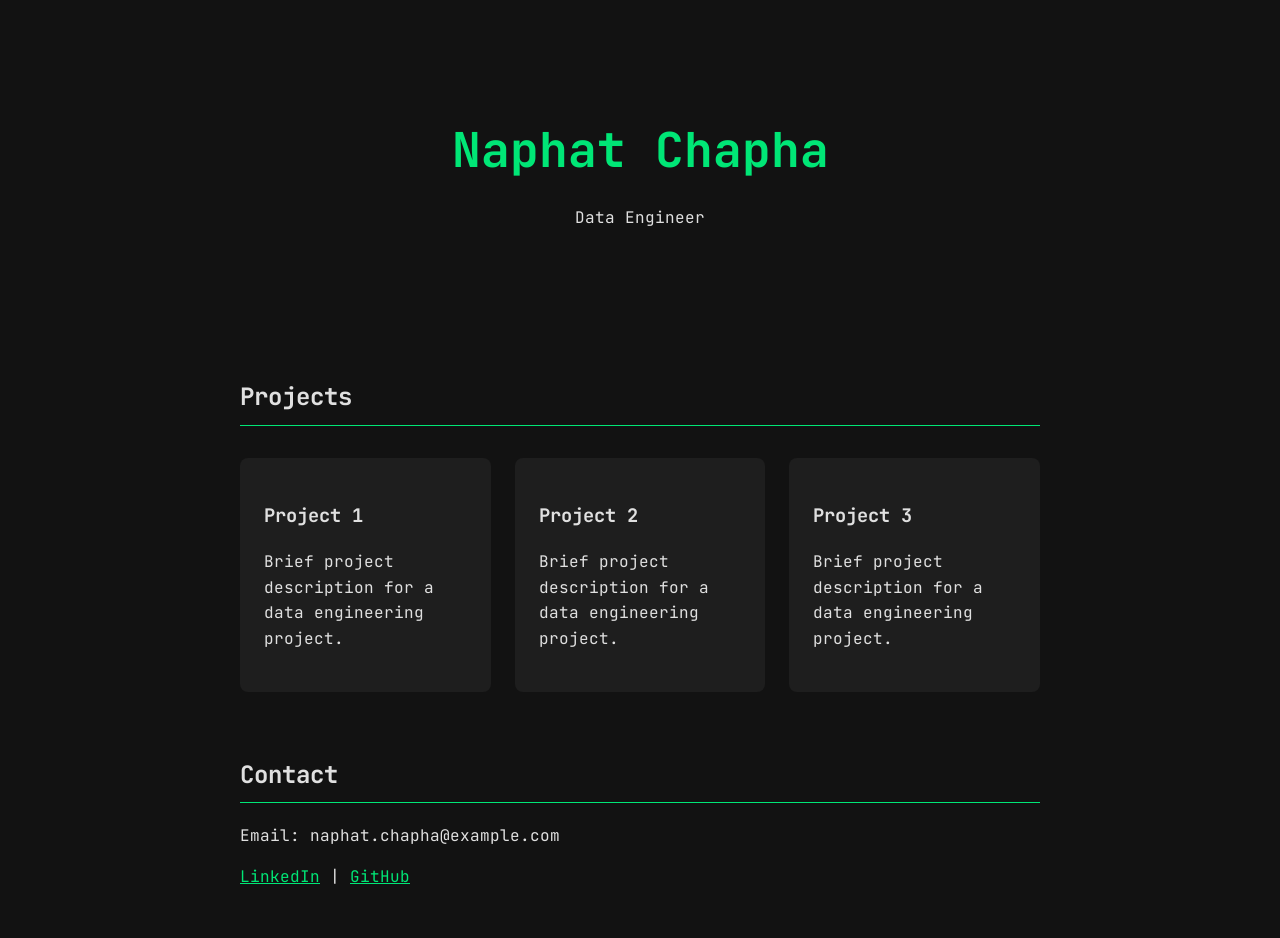
<file: index.html>
<!DOCTYPE html>
<html lang="en">
<head>
    <meta charset="UTF-8">
    <meta name="viewport" content="width=device-width, initial-scale=1.0">
    <title>Naphat Chapha | Data Engineer</title>
    <link rel="stylesheet" href="style.css">
</head>
<body>
    <header>
        <h1>Naphat Chapha</h1>
        <p>Data Engineer</p>
    </header>
    <main style="max-width: 800px; margin: 0 auto; padding: 2rem;">
        <section id="projects" style="margin-bottom: 4rem;">
            <h2 style="border-bottom: 1px solid var(--accent-color); padding-bottom: 0.5rem;">Projects</h2>
            <div style="display: grid; grid-template-columns: repeat(auto-fit, minmax(250px, 1fr)); gap: 1.5rem; margin-top: 2rem;">
                <div style="background: #1e1e1e; padding: 1.5rem; border-radius: 8px;">
                    <h3>Project 1</h3>
                    <p>Brief project description for a data engineering project.</p>
                </div>
                <div style="background: #1e1e1e; padding: 1.5rem; border-radius: 8px;">
                    <h3>Project 2</h3>
                    <p>Brief project description for a data engineering project.</p>
                </div>
                <div style="background: #1e1e1e; padding: 1.5rem; border-radius: 8px;">
                    <h3>Project 3</h3>
                    <p>Brief project description for a data engineering project.</p>
                </div>
            </div>
        </section>
        <section id="contact">
            <h2 style="border-bottom: 1px solid var(--accent-color); padding-bottom: 0.5rem;">Contact</h2>
            <p>Email: naphat.chapha@example.com</p>
            <p><a href="#" style="color: var(--accent-color);">LinkedIn</a> | <a href="#" style="color: var(--accent-color);">GitHub</a></p>
        </section>
    </main>
    <script src="script.js"></script>
</body>
</html>
</file>
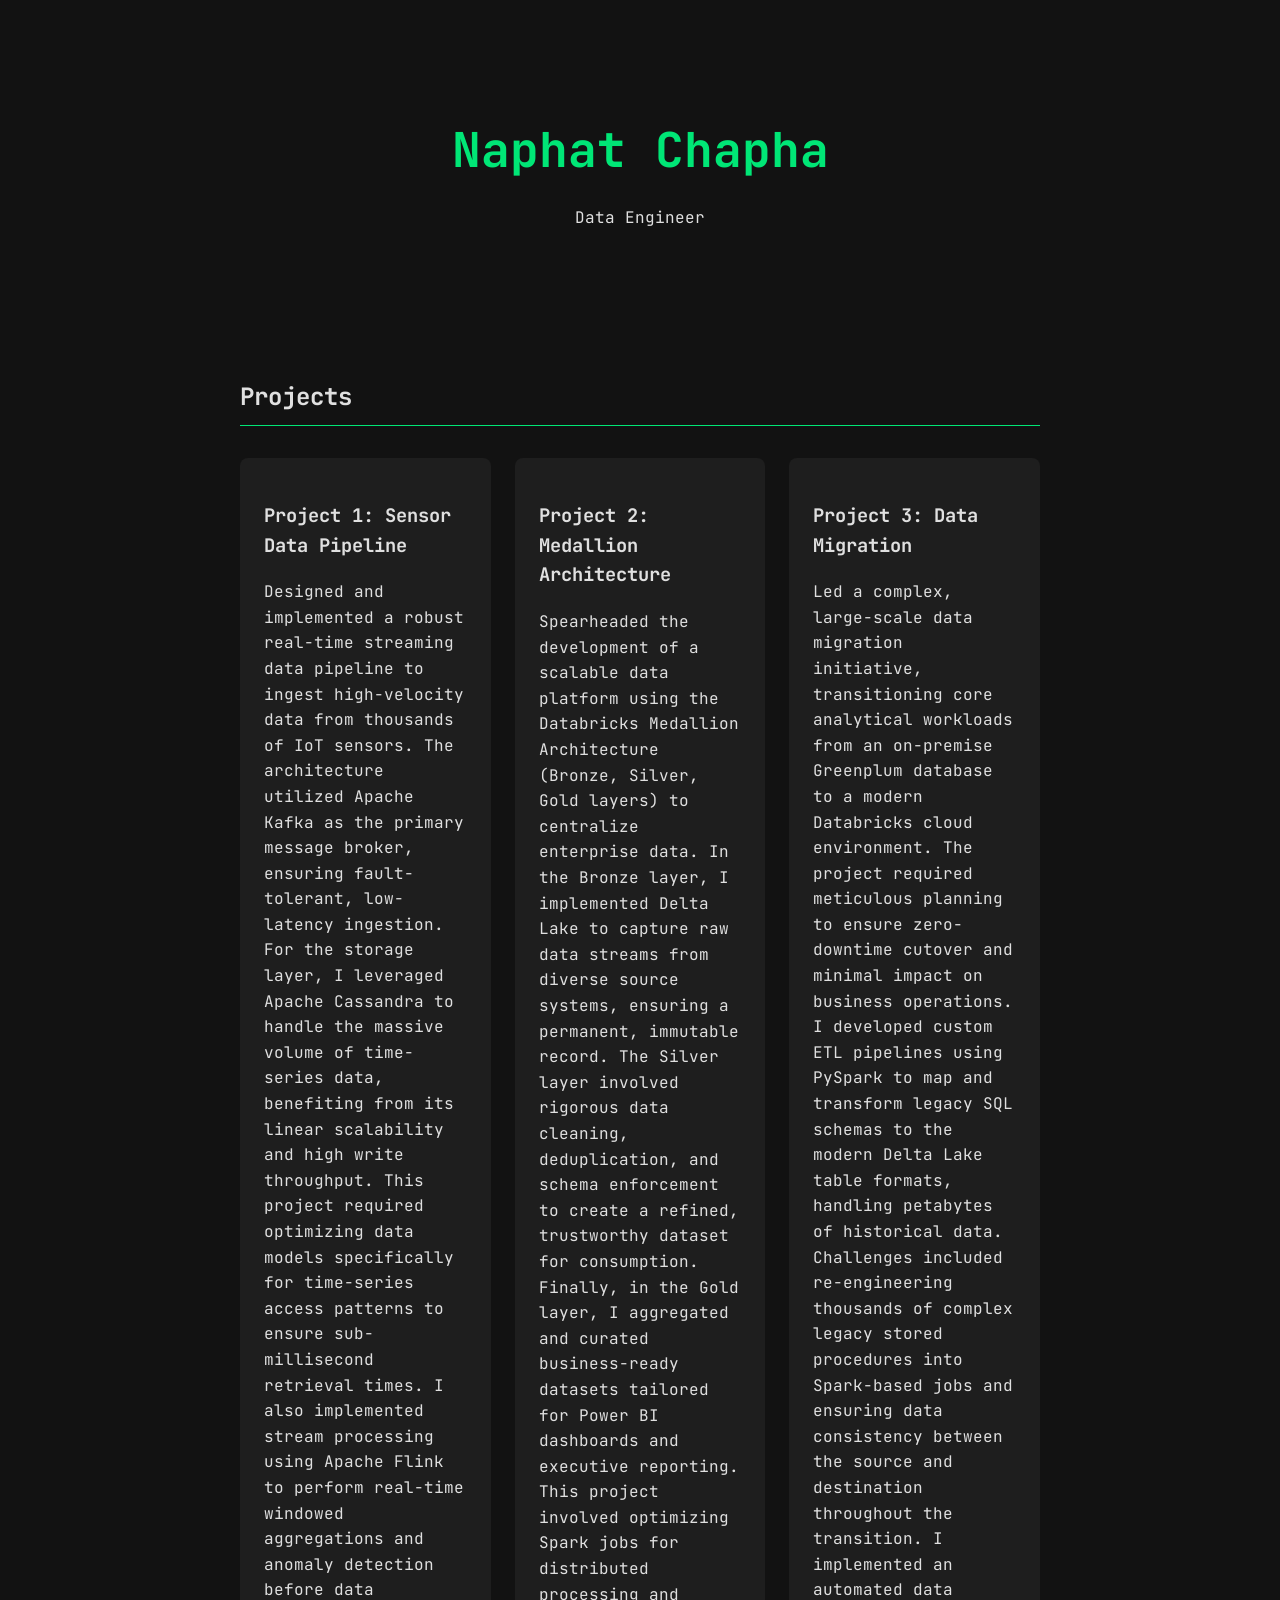
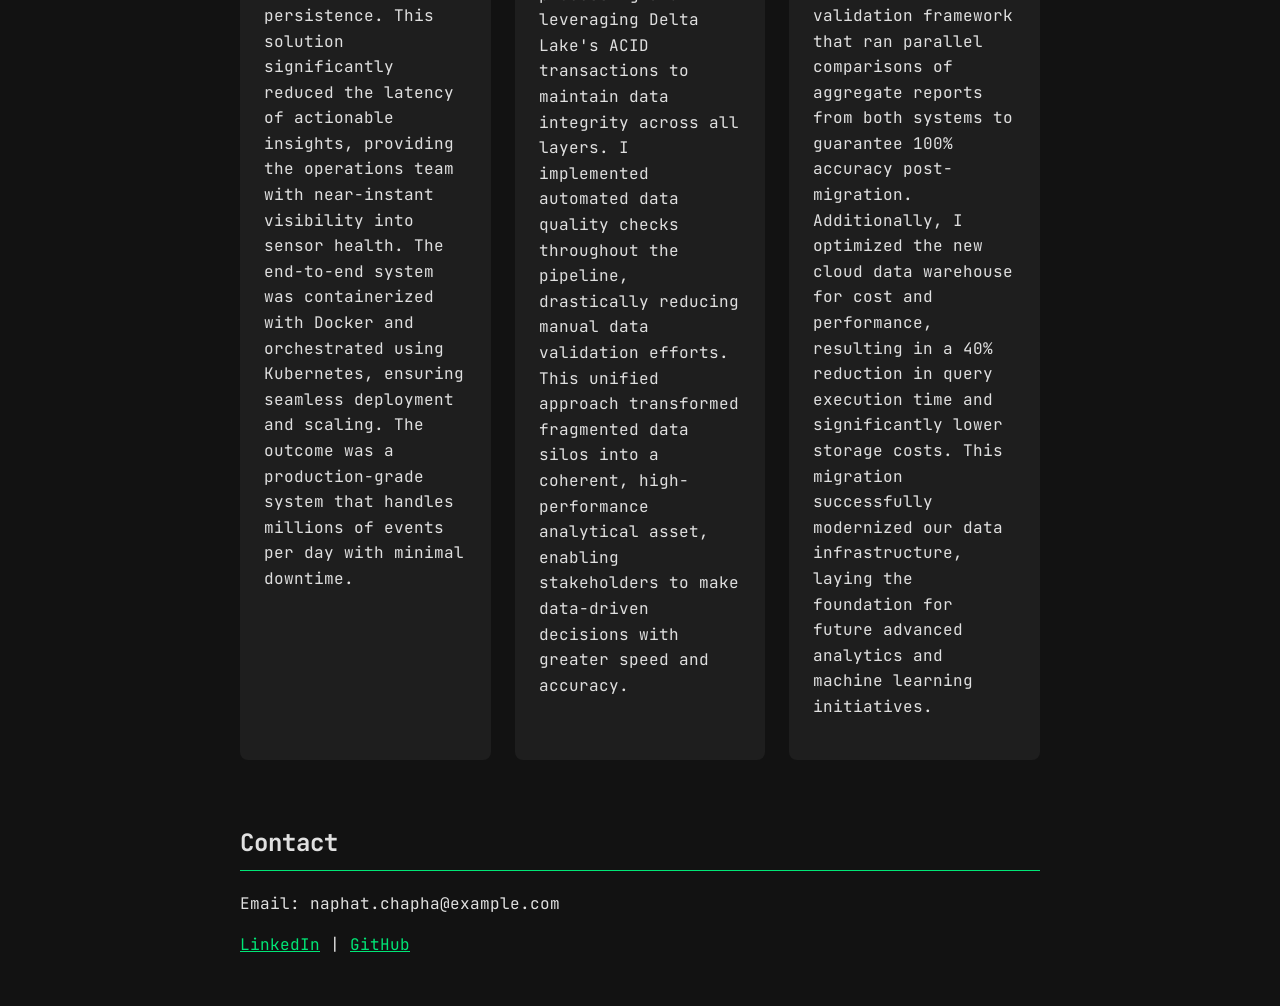
<file: docs/index.html>
<!DOCTYPE html>
<html lang="en">
<head>
    <meta charset="UTF-8">
    <meta name="viewport" content="width=device-width, initial-scale=1.0">
    <title>Naphat Chapha | Data Engineer</title>
    <link rel="stylesheet" href="style.css">
</head>
<body>
    <header>
        <h1>Naphat Chapha</h1>
        <p>Data Engineer</p>
    </header>
    <main style="max-width: 800px; margin: 0 auto; padding: 2rem;">
        <section id="projects" style="margin-bottom: 4rem;">
            <h2 style="border-bottom: 1px solid var(--accent-color); padding-bottom: 0.5rem;">Projects</h2>
            <div style="display: grid; grid-template-columns: repeat(auto-fit, minmax(250px, 1fr)); gap: 1.5rem; margin-top: 2rem;">
                <div style="background: #1e1e1e; padding: 1.5rem; border-radius: 8px;">
                    <h3>Project 1: Sensor Data Pipeline</h3>
                    <p>Designed and implemented a robust real-time streaming data pipeline to ingest high-velocity data from thousands of IoT sensors. The architecture utilized Apache Kafka as the primary message broker, ensuring fault-tolerant, low-latency ingestion. For the storage layer, I leveraged Apache Cassandra to handle the massive volume of time-series data, benefiting from its linear scalability and high write throughput. This project required optimizing data models specifically for time-series access patterns to ensure sub-millisecond retrieval times. I also implemented stream processing using Apache Flink to perform real-time windowed aggregations and anomaly detection before data persistence. This solution significantly reduced the latency of actionable insights, providing the operations team with near-instant visibility into sensor health. The end-to-end system was containerized with Docker and orchestrated using Kubernetes, ensuring seamless deployment and scaling. The outcome was a production-grade system that handles millions of events per day with minimal downtime.</p>
                </div>
                <div style="background: #1e1e1e; padding: 1.5rem; border-radius: 8px;">
                    <h3>Project 2: Medallion Architecture</h3>
                    <p>Spearheaded the development of a scalable data platform using the Databricks Medallion Architecture (Bronze, Silver, Gold layers) to centralize enterprise data. In the Bronze layer, I implemented Delta Lake to capture raw data streams from diverse source systems, ensuring a permanent, immutable record. The Silver layer involved rigorous data cleaning, deduplication, and schema enforcement to create a refined, trustworthy dataset for consumption. Finally, in the Gold layer, I aggregated and curated business-ready datasets tailored for Power BI dashboards and executive reporting. This project involved optimizing Spark jobs for distributed processing and leveraging Delta Lake's ACID transactions to maintain data integrity across all layers. I implemented automated data quality checks throughout the pipeline, drastically reducing manual data validation efforts. This unified approach transformed fragmented data silos into a coherent, high-performance analytical asset, enabling stakeholders to make data-driven decisions with greater speed and accuracy.</p>
                </div>
                <div style="background: #1e1e1e; padding: 1.5rem; border-radius: 8px;">
                    <h3>Project 3: Data Migration</h3>
                    <p>Led a complex, large-scale data migration initiative, transitioning core analytical workloads from an on-premise Greenplum database to a modern Databricks cloud environment. The project required meticulous planning to ensure zero-downtime cutover and minimal impact on business operations. I developed custom ETL pipelines using PySpark to map and transform legacy SQL schemas to the modern Delta Lake table formats, handling petabytes of historical data. Challenges included re-engineering thousands of complex legacy stored procedures into Spark-based jobs and ensuring data consistency between the source and destination throughout the transition. I implemented an automated data validation framework that ran parallel comparisons of aggregate reports from both systems to guarantee 100% accuracy post-migration. Additionally, I optimized the new cloud data warehouse for cost and performance, resulting in a 40% reduction in query execution time and significantly lower storage costs. This migration successfully modernized our data infrastructure, laying the foundation for future advanced analytics and machine learning initiatives.</p>
                </div>
            </div>
        </section>
        <section id="contact">
            <h2 style="border-bottom: 1px solid var(--accent-color); padding-bottom: 0.5rem;">Contact</h2>
            <p>Email: naphat.chapha@example.com</p>
            <p><a href="#" style="color: var(--accent-color);">LinkedIn</a> | <a href="#" style="color: var(--accent-color);">GitHub</a></p>
        </section>
    </main>
    <script src="script.js"></script>
</body>
</html>
</file>
<file: style.css>
@import url('https://fonts.googleapis.com/css2?family=JetBrains+Mono:wght@400;700&display=swap');

:root {
    --bg-color: #121212;
    --text-color: #e0e0e0;
    --accent-color: #00e676;
    --font-main: 'JetBrains Mono', monospace;
}

body {
    margin: 0;
    padding: 0;
    background-color: var(--bg-color);
    color: var(--text-color);
    font-family: var(--font-main);
    line-height: 1.6;
}

header {
    text-align: center;
    padding: 5rem 1rem;
}

h1 {
    font-size: 3rem;
    margin-bottom: 0.5rem;
    color: var(--accent-color);
}
</file>
<file: docs/style.css>
@import url('https://fonts.googleapis.com/css2?family=JetBrains+Mono:wght@400;700&display=swap');

:root {
    --bg-color: #121212;
    --text-color: #e0e0e0;
    --accent-color: #00e676;
    --font-main: 'JetBrains Mono', monospace;
}

body {
    margin: 0;
    padding: 0;
    background-color: var(--bg-color);
    color: var(--text-color);
    font-family: var(--font-main);
    line-height: 1.6;
}

header {
    text-align: center;
    padding: 5rem 1rem;
}

h1 {
    font-size: 3rem;
    margin-bottom: 0.5rem;
    color: var(--accent-color);
}
</file>
